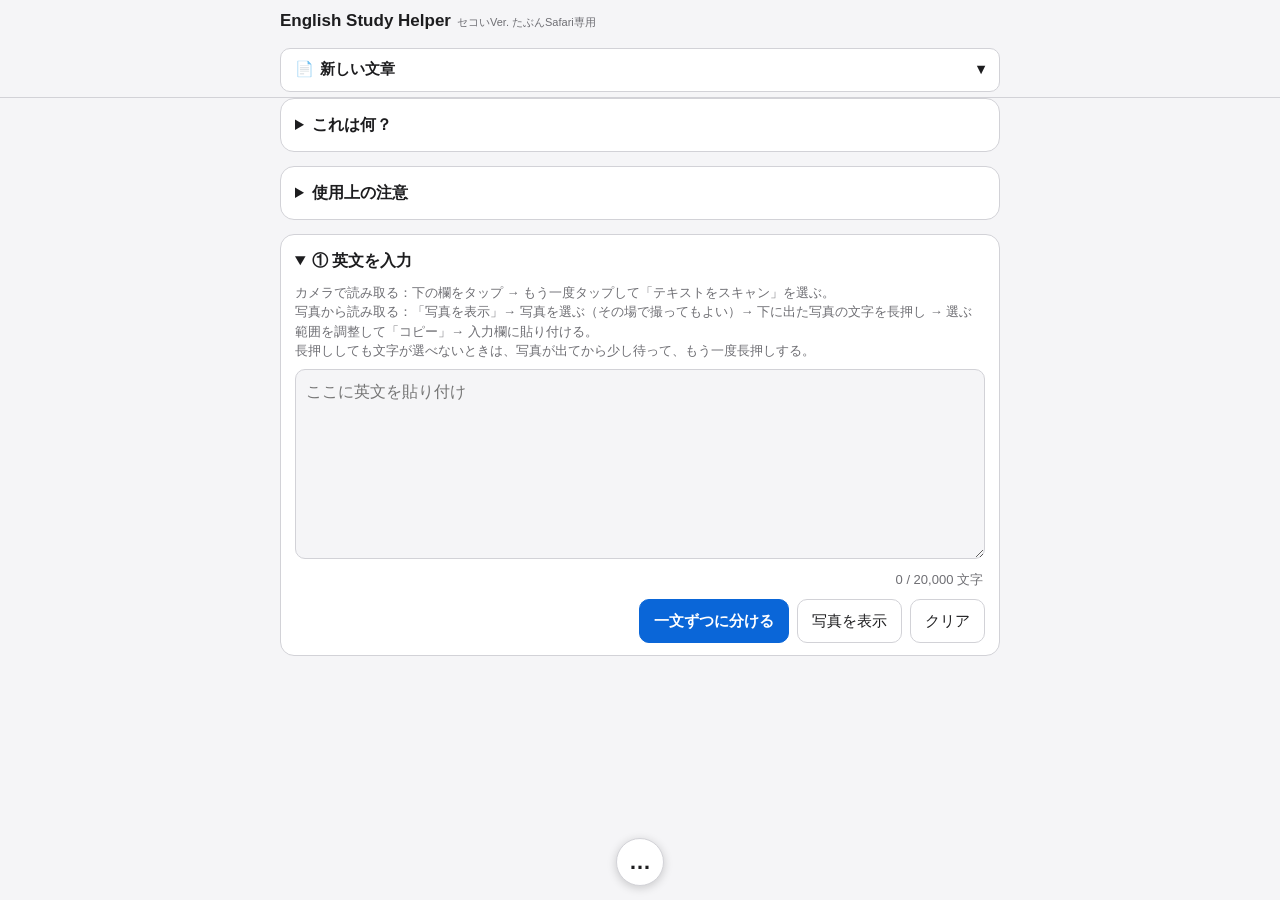
<file: index.html>
<!doctype html>
<html lang="ja">
<head>
  <meta charset="utf-8">
  <meta name="viewport" content="width=device-width, initial-scale=1, viewport-fit=cover">
  <meta name="color-scheme" content="light dark">
  <meta name="format-detection" content="telephone=no">
  <title>English Study Helper</title>
  <link rel="icon" href="favicon.svg?v=2026101302" type="image/svg+xml">
  <link rel="stylesheet" href="style.css?v=2026101302">
</head>
<!-- 翻訳ページから戻ったときに Safari が翻訳を続けても、英文が訳されないようにする -->
<body translate="no">
  <header class="top" lang="ja">
    <h1>English Study Helper<small class="subtitle">セコいVer. たぶんSafari専用</small></h1>
    <!-- 今開いている文章の名前。押すと文章の一覧が出る -->
    <div class="doc-row">
      <button type="button" id="btn-docs" class="doc-switch" aria-haspopup="dialog">📄 <span id="doc-name"></span> ▾</button>
      <!-- ホーム画面から開くとブラウザの更新ボタンがないので、代わりに置く -->
      <button type="button" id="btn-reload" aria-label="ページを読み込み直す" hidden>↻</button>
    </div>
  </header>

  <main>
    <details class="panel" id="about-panel" lang="ja">
      <summary>これは何？</summary>
      <p class="notes-lead"><strong>英文を一文ずつ練習するためのページです。</strong></p>
      <ul class="notes">
        <li>英文を貼り付けると、一文ずつに分けます（写真やカメラから取り込むこともできます）</li>
        <li>▶ で読み上げを聞き、🎤 で自分の発音をチェックできます（I've と I have のような違いは同じとみなします）</li>
        <li>Safari の翻訳を使って、各文に日本語訳をつけられます</li>
      </ul>
    </details>

    <details class="panel" id="notice-panel" lang="ja">
      <summary>使用上の注意</summary>
      <p class="notes-lead"><strong>基本的にこの端末の中だけで動きます。</strong>ただし、ブラウザの機能として、その提供元（Apple や Microsoft など）が自社のサーバーにデータを送ることはあるので、完全なオフラインでは動かないと考えてください。</p>
      <ul class="notes">
        <li>提供元に送られることがあるもの：🎤 発音チェックの音声、翻訳する英文</li>
        <li>iPhone では翻訳を使うために、ホーム画面に追加せず Safari のまま使ってください</li>
        <li>iPhone でマイクを拒否したときは「設定」→ Safari → マイク で変更できます</li>
      </ul>
    </details>

    <details class="panel" id="input-panel" open lang="ja">
      <summary>① 英文を入力</summary>
      <p class="hint">
        カメラで読み取る：下の欄をタップ → もう一度タップして「テキストをスキャン」を選ぶ。<br>
        写真から読み取る：「写真を表示」→ 写真を選ぶ（その場で撮ってもよい）→ 下に出た写真の文字を長押し → 選ぶ範囲を調整して「コピー」→ 入力欄に貼り付ける。<br>
        長押ししても文字が選べないときは、写真が出てから少し待って、もう一度長押しする。
      </p>
      <textarea id="source" rows="7" placeholder="ここに英文を貼り付け" lang="en" autocapitalize="off" autocorrect="off" spellcheck="false"></textarea>
      <p id="source-count" class="source-count" aria-live="polite"></p>
      <div class="row">
        <button id="btn-split" class="primary">一文ずつに分ける</button>
        <label class="button">写真を表示<input id="photo" type="file" accept="image/*" hidden></label>
        <button id="btn-clear-source">クリア</button>
      </div>
      <div id="photo-view" hidden>
        <img id="photo-img" alt="選んだ写真">
        <button id="btn-photo-close">写真を閉じる</button>
      </div>
    </details>

    <details class="panel" id="translate-panel" open hidden lang="ja">
      <summary>② 訳をつける（任意）</summary>
      <div class="row">
        <a class="button primary" href="translate.html">翻訳ページを開く</a>
        <button id="btn-translate-help" class="info-button" aria-label="翻訳のしかた" aria-expanded="false" aria-controls="translate-help">i</button>
      </div>
      <div id="translate-help" hidden>
        <ol class="hint steps">
          <li>「翻訳ページを開く」を押す（英文だけのページが開きます）</li>
          <li>アドレスバーの「ぁあ」→「日本語に翻訳」</li>
          <li>日本語になったら「← Back」で戻る → 各文の訳の欄に入っています</li>
        </ol>
        <p class="hint">英文を長押しで選択 →「翻訳」でも1文ずつ訳を確認できます。</p>
      </div>
      <div class="paste-ja">
        <p class="hint">
          訳を自分で貼ることもできます：英文を翻訳アプリなどで日本語にして、下の欄に貼り付け →「訳を取り込む」。「。」などの区切りで、各文に順番に入れます（改行はなくてもかまいません）。
        </p>
        <textarea id="ja-paste" rows="5" placeholder="ここに訳を貼り付け" lang="ja"></textarea>
        <div class="row">
          <button id="btn-paste-ja" class="primary">訳を取り込む</button>
        </div>
        <p id="paste-ja-msg" class="source-count" aria-live="polite"></p>
      </div>
    </details>

    <section id="sentences-section" hidden>
      <div class="section-head" lang="ja">
        <h2>③ 一文ずつ練習</h2>
      </div>
      <ol id="sentences"></ol>
    </section>

    <dialog id="docs-panel" class="sheet" lang="ja" aria-labelledby="docs-title">
      <div class="sheet-head">
        <h2 id="docs-title">文章</h2>
        <button type="button" id="btn-docs-close">閉じる</button>
      </div>
      <div class="row">
        <button type="button" id="btn-new-doc" class="primary">＋ 新しい文章</button>
        <label class="button">ファイルから読み込む<input id="doc-import" type="file" accept=".json,application/json" hidden></label>
      </div>
      <ul id="docs-list" class="docs-list"></ul>
      <p class="hint">文章はこの iPhone の中（ブラウザ）にだけ保存されます。別の端末やブラウザで使うときは、📤 でファイルに保存して、移した先の「ファイルから読み込む」で開いてください。</p>
    </dialog>

    <dialog id="settings-panel" class="sheet" lang="ja" aria-labelledby="settings-title">
      <div class="sheet-head">
        <h2 id="settings-title">設定</h2>
        <button type="button" id="btn-settings-close" autofocus>閉じる</button>
      </div>
      <div class="field">左右設定（操作ボタンを片手で押しやすい側に寄せる）
        <div class="row hand-switch" role="group" aria-label="ボタンを寄せる側">
          <button type="button" data-hand="left" aria-pressed="false">左</button>
          <button type="button" data-hand="right" aria-pressed="false">右</button>
        </div>
      </div>
      <label class="field">読み上げの速さ（英語） <span id="rate-label"></span>
        <input id="rate" type="range" min="0.5" max="1.3" step="0.05">
      </label>
      <label class="field">読み上げの速さ（日本語） <span id="rate-ja-label"></span>
        <input id="rate-ja" type="range" min="0.5" max="2" step="0.05">
      </label>
      <label class="field">音量（英語） <span id="volume-label"></span>
        <input id="volume" type="range" min="0.1" max="1" step="0.05">
      </label>
      <label class="field">音量（日本語） <span id="volume-ja-label"></span>
        <input id="volume-ja" type="range" min="0.1" max="1" step="0.05">
      </label>
      <label class="field">声（英語）
        <select id="voice"></select>
      </label>
      <label class="field">声（日本語）
        <select id="voice-ja"></select>
      </label>
      <div class="field">「全部読む」の読み方（1文ごとにこの順で読む）
        <div class="play-order">
          <label>英語 <select class="play-count"></select></label>
          <span>→</span>
          <label>日本語 <select class="play-count"></select></label>
          <span>→</span>
          <label>英語 <select class="play-count"></select></label>
        </div>
      </div>
      <label class="field">🎤 話し終わりの判定
        <select id="silence">
          <option value="3">3秒黙ったら判定</option>
          <option value="5">5秒黙ったら判定</option>
          <option value="8">8秒黙ったら判定</option>
          <option value="0">■ を押すまで待つ</option>
        </select>
      </label>
      <label class="field">翻訳エリアの並べ方
        <select id="translate-mode">
          <option value="para">段落ごと（前後の文脈を使う）</option>
          <option value="line">一文ずつ（文との対応が確実）</option>
        </select>
      </label>
      <button id="btn-reset" class="danger">保存したデータをすべて消す</button>
      <p class="hint">データはこの iPhone の中（ブラウザ）にだけ保存されます。</p>
    </dialog>
  </main>

  <!-- 音楽プレイヤーのような操作パネル。今の文を読む・前後へ動く。どこまでスクロールしていても使えるよう画面の下に固定する -->
  <nav id="player" class="player" lang="ja" aria-label="操作パネル">
    <button type="button" id="p-next-mark" class="p-mark" aria-label="次のしおりへ">🔖<span>次のしおり</span></button>
    <button type="button" id="p-menu" class="p-set menu-open" aria-haspopup="dialog" aria-label="メニュー">…<span>メニュー</span></button>
    <button type="button" id="p-play-all" class="p-all" aria-label="今の文から全部読む">▶<span>全部読む</span></button>
    <button type="button" id="p-prev" class="p-prev" aria-label="前の文へ">⏮<span>前へ</span></button>
    <button type="button" id="p-next" class="p-next" aria-label="次の文へ">⏭<span>次へ</span></button>
    <button type="button" id="p-en" class="p-en" aria-label="今の文を英語で読む">▶<span>英語</span></button>
    <button type="button" id="p-ja" class="p-ja" aria-label="今の文を日本語で読む">▶<span>日本語</span></button>
  </nav>

  <!-- 操作パネルを隠しているときに出す小さなボタン。押すとメニューが出る -->
  <button type="button" id="btn-more" class="more-btn menu-open" lang="ja" aria-haspopup="dialog" aria-label="メニュー">…</button>

  <!-- 「…」から開く小さなメニュー。外側を押すと閉じる -->
  <dialog id="menu" class="menu" lang="ja" aria-label="メニュー">
    <button type="button" id="btn-settings">⚙️ 設定</button>
    <button type="button" id="btn-player-toggle"></button>
  </dialog>

  <template id="tpl-sentence">
    <li class="card">
      <p class="en" lang="en"></p>
      <div class="row" lang="ja">
        <button class="btn-mic" aria-label="発音チェック">🎤 話す</button>
        <button class="btn-speak" aria-label="読み上げ">▶ 聞く</button>
      </div>
      <!-- 🎤 が使えない環境で 🎤 を押したときだけ出す。キーボードの音声入力で話して判定する -->
      <div class="type-box" hidden lang="ja">
        <input class="type-input" type="text" lang="en" placeholder="キーボードの🎙で話す" autocapitalize="off" autocorrect="off">
        <button class="btn-type-check">判定</button>
      </div>
      <div class="result" hidden lang="ja">
        <div class="score"></div>
        <p class="diff ref" lang="en"></p>
        <p class="heard"></p>
      </div>
      <div class="ja-view" lang="ja">
        <p class="ja-text"></p>
        <!-- 英文と同じ形にする。空きを置いて、▶ 聞く が英文の ▶ 聞く の真下に来るようにする -->
        <div class="row ja-actions">
          <span class="row-spacer" aria-hidden="true"></span>
          <button class="btn-ja-speak" aria-label="訳を読み上げ">▶ 聞く</button>
        </div>
      </div>
    </li>
  </template>

  <script src="store.js?v=2026101302"></script>
  <script src="splitter.js?v=2026101302"></script>
  <script src="compare.js?v=2026101302"></script>
  <script src="align.js?v=2026101302"></script>
  <script src="docfile.js?v=2026101302"></script>
  <script src="app.js?v=2026101302"></script>
</body>
</html>
</file>
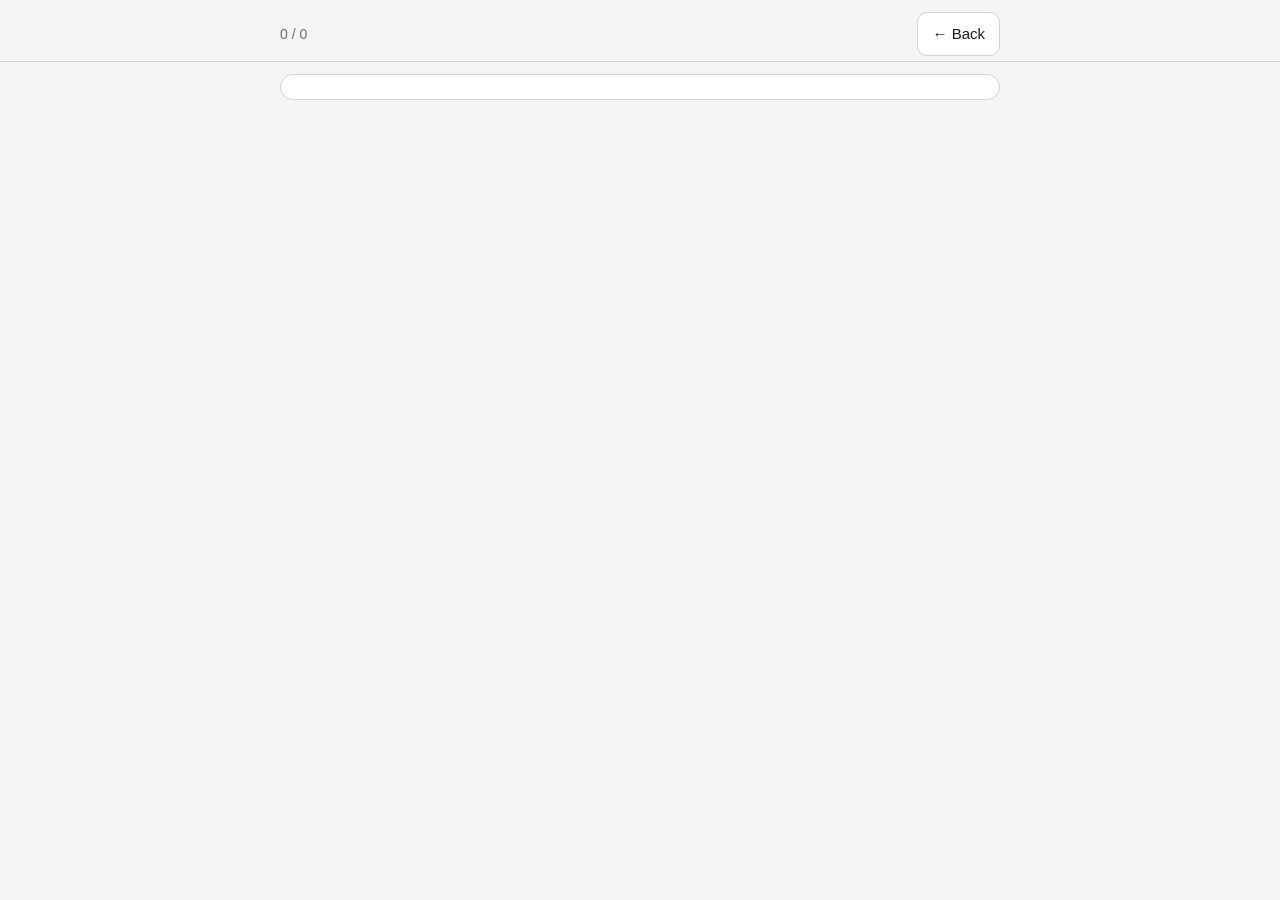
<file: translate.html>
<!doctype html>
<html lang="en">
<head>
  <meta charset="utf-8">
  <meta name="viewport" content="width=device-width, initial-scale=1, viewport-fit=cover">
  <meta name="color-scheme" content="light dark">
  <meta name="format-detection" content="telephone=no">
  <title>Translate</title>
  <link rel="icon" href="favicon.svg?v=2026101302" type="image/svg+xml">
  <link rel="stylesheet" href="style.css?v=2026101302">
</head>
<!-- This page holds English text only, so that Safari offers its page translation. -->
<body>
  <nav class="top translate-nav" translate="no">
    <a class="button" href="./">← Back</a>
    <span id="status" class="status"></span>
  </nav>
  <main>
    <article id="translate-area" class="panel"></article>
  </main>
  <script src="store.js?v=2026101302"></script>
  <script src="translate.js?v=2026101302"></script>
</body>
</html>
</file>
<file: style.css>
:root {
  --bg: #f5f5f7;
  --surface: #ffffff;
  --text: #1d1d1f;
  --muted: #6e6e73;
  --border: #d2d2d7;
  --accent: #0a66d8;
  --accent-text: #ffffff;
  --ok: #1a7f37;
  --ok-bg: #dafbe1;
  --miss: #c62828;
  --miss-bg: #ffe3e3;
  --partial: #9a6700;
  --partial-bg: #fff3c4;
  --mark: #d97706;
  --rec: #d93025;
  --radius: 14px;
}
@media (prefers-color-scheme: dark) {
  :root {
    --bg: #000000;
    --surface: #1c1c1e;
    --text: #f5f5f7;
    --muted: #a1a1a6;
    --border: #3a3a3c;
    --accent: #4c9bff;
    --accent-text: #000000;
    --ok: #57d07a;
    --ok-bg: #12351d;
    --miss: #ff7b72;
    --miss-bg: #4a1414;
    --partial: #e3b341;
    --partial-bg: #3d2e00;
    --mark: #f5a524;
  }
}

* { box-sizing: border-box; }
[hidden] { display: none !important; }
html { -webkit-text-size-adjust: 100%; overflow-x: clip; }
body {
  margin: 0;
  background: var(--bg);
  color: var(--text);
  font-family: -apple-system, BlinkMacSystemFont, "Hiragino Sans", sans-serif;
  line-height: 1.5;
  /* 下の余白は、固定の操作パネルで最後のカードが隠れない分をとる */
  padding: 0 max(16px, env(safe-area-inset-right)) calc(140px + env(safe-area-inset-bottom)) max(16px, env(safe-area-inset-left));
}
/* 操作パネルを隠しているときは、隅の「…」で最後のカードが隠れない分だけあける */
html[data-player="off"] body { padding-bottom: calc(76px + env(safe-area-inset-bottom)); }
/* ヘッダーを低くするため、サブタイトルはタイトルの右に並べる（狭い画面では次の行に回る） */
.top h1 {
  font-size: 17px; margin: 8px 0 6px;
  display: flex; flex-wrap: wrap; align-items: baseline; column-gap: 6px;
}
.subtitle { font-size: 11px; font-weight: 400; color: var(--muted); white-space: nowrap; }
main { max-width: 720px; margin: 0 auto; display: flex; flex-direction: column; gap: 14px; }
/* タイトルの行 */
.top { max-width: 720px; margin: 0 auto; display: flex; align-items: flex-start; gap: 8px; }
.top h1 { flex: 1; min-width: 0; }
/* 今の文章の名前。タイトルの下に、幅いっぱいで置く */
.top { flex-wrap: wrap; }
/* スクロールしてもタイトル・📄・↻ が見えるよう、上に貼りつける */
.top {
  position: sticky; top: 0; z-index: 5;
  padding: env(safe-area-inset-top) 0 6px;
}
/* 背景と下線は画面の左右いっぱいまで広げる（青い枠などが横からはみ出して見えないように） */
.top::before {
  content: ""; position: absolute; z-index: -1;
  top: 0; bottom: 0; left: 50%; width: 100vw; transform: translateX(-50%);
  background: var(--bg);
  border-bottom: 1px solid var(--border);
}
.doc-row { flex: 1 0 100%; min-width: 0; display: flex; gap: 8px; }
#btn-reload { flex: none; font-size: 18px; }
.doc-switch {
  flex: 1; min-width: 0;
  display: flex; align-items: center; gap: 6px;
  text-align: left; font-weight: 600;
}
#doc-name { flex: 1; min-width: 0; overflow: hidden; text-overflow: ellipsis; white-space: nowrap; }

.panel, .card {
  background: var(--surface);
  border: 1px solid var(--border);
  border-radius: var(--radius);
  padding: 12px 14px;
}
summary { font-weight: 600; cursor: pointer; padding: 2px 0; }
.hint { color: var(--muted); font-size: 13px; margin: 8px 0; }
.notes-lead { font-size: 15px; margin: 8px 0 0; }
.notes-lead strong { color: var(--accent); }
.notes { font-size: 14px; margin: 8px 0 0; padding-left: 1.2em; }
.notes li { margin-bottom: 6px; }
.notes ul { padding-left: 1.2em; margin: 4px 0; }

textarea, input[type="text"], select {
  width: 100%;
  font: inherit;
  font-size: 16px; /* iOS で入力時に拡大されないよう 16px 以上にする */
  color: var(--text);
  background: var(--bg);
  border: 1px solid var(--border);
  border-radius: 10px;
  padding: 10px;
}
textarea { resize: vertical; }
.source-count { margin: 4px 2px 0; font-size: 13px; color: var(--muted); text-align: right; }
.source-count.over { color: var(--miss); font-weight: 600; }

.row { display: flex; flex-wrap: wrap; gap: 8px; margin-top: 10px; }
button, .button {
  font: inherit;
  font-size: 15px;
  min-height: 44px;
  padding: 8px 14px;
  border-radius: 10px;
  border: 1px solid var(--border);
  background: var(--surface);
  color: var(--text);
  display: inline-flex;
  align-items: center;
  justify-content: center;
  cursor: pointer;
  -webkit-tap-highlight-color: transparent;
}
button:active, .button:active { opacity: 0.6; }
button.primary { background: var(--accent); color: var(--accent-text); border-color: var(--accent); font-weight: 600; }
button.danger { color: var(--miss); }
#btn-reset { margin-top: 12px; }
button.active { background: var(--accent); color: var(--accent-text); border-color: var(--accent); }
button.recording { background: var(--rec); color: #fff; border-color: var(--rec); }

#photo-view { margin-top: 10px; }
#photo-view img { width: 100%; border-radius: 10px; display: block; margin-bottom: 8px; }

.section-head { display: flex; align-items: center; justify-content: space-between; gap: 8px; }
.section-head h2 { font-size: 17px; margin: 4px 0; }
.section-head { flex-wrap: wrap; }

#sentences { list-style: none; margin: 8px 0 0; padding: 0; display: flex; flex-direction: column; gap: 10px; }
.card .en { font-size: 18px; margin: 0; }
/* カードの上の行。番号「2/10」としおりボタン。左右設定と反対側に置く */
.card-head { display: flex; justify-content: flex-start; align-items: center; min-height: 36px; margin-bottom: -4px; }
html[data-hand="left"] .card-head { justify-content: flex-end; }
.card-head .num { padding: 0 4px; color: var(--muted); font-size: 15px; font-weight: 600; font-variant-numeric: tabular-nums; }
/* 番号としおりボタン。左手設定では並びを逆にして、しおりが内側に来るようにする */
.card-head .head-side { display: flex; align-items: center; gap: 2px; }
html[data-hand="left"] .card-head .head-side { flex-direction: row-reverse; }
.card-head .btn-mark { padding: 4px 8px; font-size: 16px; line-height: 1; background: transparent; border-color: transparent; opacity: 0.35; }
.card-head .btn-mark[aria-pressed="true"] { opacity: 1; background: var(--mark); border-color: var(--mark); }
.card.marked { border-color: var(--mark); border-left: 6px solid var(--mark); }
/* 今の文（操作パネルで読む・動く基準） */
.card.current { outline: 2px solid var(--accent); outline-offset: 2px; }
.card.speaking .en { color: var(--accent); }
.ja-view { margin-top: 10px; padding-top: 10px; border-top: 1px solid var(--border); }
.ja-text { margin: 0; font-size: 16px; white-space: pre-wrap; overflow-wrap: anywhere; }
.ja-text.empty { color: var(--muted); }
.card.speaking-ja .ja-text { color: var(--accent); }
.card .row .row-spacer { flex: 1 1 0; padding: 0 6px; border: 1px solid transparent; } /* ボタンと同じ幅になるよう余白と枠を揃える */
.card .row { flex-wrap: nowrap; }
.card .row button { flex: 1 1 0; min-width: 0; padding: 8px 6px; white-space: nowrap; }
.type-box { display: flex; gap: 8px; margin-top: 10px; }
.type-box input { flex: 1; }

.result { margin-top: 10px; padding: 10px; border-radius: 10px; background: var(--bg); }
.score { font-weight: 700; font-size: 20px; }
.score.good { color: var(--ok); }
.score.fair { color: var(--partial); }
.score.poor { color: var(--miss); }
.diff { margin: 6px 0 0; font-size: 17px; line-height: 1.9; }
.heard { margin: 6px 0 0; font-size: 14px; color: var(--muted); }
.w { border-radius: 5px; padding: 1px 3px; }
.w.ok { color: var(--ok); background: var(--ok-bg); }
.w.miss { color: var(--miss); background: var(--miss-bg); text-decoration: underline wavy; }
.w.partial { color: var(--partial); background: var(--partial-bg); }
.w.extra { color: var(--muted); text-decoration: line-through; }

#translate-panel .row { align-items: center; }
.info-button {
  width: 32px; min-height: 32px; height: 32px; padding: 0;
  border-radius: 50%;
  border: 1.5px solid var(--accent);
  color: var(--accent);
  font-family: Georgia, "Times New Roman", serif;
  font-style: italic; font-weight: 700; font-size: 17px;
}
.info-button[aria-expanded="true"] { background: var(--accent); color: var(--accent-text); }
.steps { padding-left: 1.4em; }
.paste-ja { margin-top: 14px; padding-top: 4px; border-top: 1px solid var(--border); }
.paste-ja textarea { margin-top: 10px; }
.source-count.done { color: var(--ok); }
a.button { text-decoration: none; }
a.button.primary { background: var(--accent); color: var(--accent-text); border-color: var(--accent); font-weight: 600; }

/* 翻訳ページ */
.translate-nav { display: flex; align-items: center; justify-content: space-between; margin: 12px auto; }
.status { color: var(--muted); font-size: 14px; }
#translate-area { font-size: 18px; }
#translate-area p { margin: 0 0 12px; }
#translate-area p:last-child { margin-bottom: 0; }

.field { display: block; margin-top: 10px; font-size: 15px; }
.field input[type="range"] { width: 100%; margin-top: 6px; }
.field select { margin-top: 6px; }
/* 狭い画面でも1行に収まるよう、「英語」などの文字は回数の上に置く */
.play-order { display: flex; align-items: flex-end; gap: 8px; margin-top: 6px; }
.play-order label { display: flex; flex-direction: column; font-size: 13px; color: var(--muted); }
.play-order select { width: auto; margin-top: 2px; }
.play-order span { padding-bottom: 12px; }

/* 画面下の操作パネル。右手設定の並びは左から しおり／設定・全部読む・前へ・次へ・英語／日本語。左手設定では左右を反転する */
.player {
  position: fixed;
  left: 0; right: 0; bottom: 0;
  z-index: 10;
  max-width: 720px;
  margin: 0 auto;
  display: grid;
  grid-template-columns: 1fr 1fr 1fr 1fr 1.3fr;
  grid-template-rows: 52px 52px;
  grid-template-areas: "mark all prev next en" "set all prev next ja";
  gap: 6px;
  padding: 8px max(8px, env(safe-area-inset-right)) calc(8px + env(safe-area-inset-bottom)) max(8px, env(safe-area-inset-left));
  background: var(--surface);
  border-top: 1px solid var(--border);
  box-shadow: 0 -4px 14px rgb(0 0 0 / 0.12);
}
html[data-hand="left"] .player {
  grid-template-columns: 1.3fr 1fr 1fr 1fr 1fr;
  grid-template-areas: "en next prev all mark" "ja next prev all set";
}
.player button {
  display: flex; flex-direction: column; align-items: center; justify-content: center; gap: 2px;
  min-width: 0; min-height: 0; padding: 4px 2px;
  font-size: 20px; line-height: 1.1;
}
.player button span { font-size: 11px; white-space: nowrap; }
.player button:disabled { opacity: 0.35; }
.player .p-mark { grid-area: mark; }
.player .p-set { grid-area: set; }
.player .p-all { grid-area: all; }
.player .p-prev { grid-area: prev; }
.player .p-next { grid-area: next; }
.player .p-en { grid-area: en; }
.player .p-ja { grid-area: ja; }

/* 操作パネルを隠しているときの小さな「…」。画面の下の真ん中に置く */
.more-btn {
  position: fixed; z-index: 10;
  bottom: calc(14px + env(safe-area-inset-bottom));
  left: 50%; transform: translateX(-50%);
  width: 48px; height: 48px; min-height: 0; padding: 0;
  border-radius: 50%;
  font-size: 22px; font-weight: 700; line-height: 1;
  box-shadow: 0 2px 10px rgb(0 0 0 / 0.18);
}
.more-btn:active { transform: translateX(-50%); }

/* 「…」から開くメニュー。パネルを隠しているときは「…」の真上、出しているときは左右設定の側に出す */
.menu {
  position: fixed;
  inset: auto max(14px, env(safe-area-inset-right)) calc(72px + env(safe-area-inset-bottom)) auto;
  margin: 0;
  min-width: 200px;
  padding: 6px;
  display: none;
  background: var(--surface);
  color: var(--text);
  border: 1px solid var(--border);
  border-radius: var(--radius);
  box-shadow: 0 6px 24px rgb(0 0 0 / 0.25);
}
.menu[open] { display: flex; flex-direction: column; gap: 6px; }
html[data-player="off"] .menu { right: auto; left: 50%; transform: translateX(-50%); }
html[data-player="on"] .menu { bottom: calc(132px + env(safe-area-inset-bottom)); }
html[data-player="on"][data-hand="left"] .menu { right: auto; left: max(14px, env(safe-area-inset-left)); }
.menu::backdrop { background: rgb(0 0 0 / 0.15); }
.menu button { justify-content: flex-start; border-color: transparent; font-size: 16px; }

/* 設定：メニューから開く、下からせり上がるシート */
.sheet {
  position: fixed;
  inset: auto 0 0 0;
  margin: 0 auto;
  width: 100%;
  max-width: 720px;
  max-height: 85vh;
  max-height: 85dvh;
  overflow-y: auto;
  overscroll-behavior: contain;
  background: var(--surface);
  color: var(--text);
  border: 1px solid var(--border);
  border-bottom: none;
  border-radius: var(--radius) var(--radius) 0 0;
  padding: 0 max(16px, env(safe-area-inset-right)) calc(20px + env(safe-area-inset-bottom)) max(16px, env(safe-area-inset-left));
}
.sheet[open] { animation: sheet-up 0.2s ease-out; }
@keyframes sheet-up { from { transform: translateY(100%); } }
.sheet::backdrop { background: rgb(0 0 0 / 0.4); }
/* 下までスクロールしても閉じられるよう、見出しは上に貼りつける */
.sheet-head {
  position: sticky; top: 0; z-index: 1;
  display: flex; align-items: center; justify-content: space-between; gap: 8px;
  padding: 12px 0 8px;
  background: var(--surface);
  border-bottom: 1px solid var(--border);
}
.sheet-head h2 { font-size: 17px; margin: 0; }
html:has(.sheet[open]) { overflow: hidden; } /* 開いている間は後ろのページを動かさない */

/* 左右設定 */
.hand-switch { gap: 0; margin-top: 6px; }
.hand-switch button { min-width: 72px; font-weight: 600; }
.hand-switch button:first-child { border-radius: 10px 0 0 10px; }
.hand-switch button:last-child { border-radius: 0 10px 10px 0; border-left: none; }
.hand-switch button[aria-pressed="true"] { background: var(--accent); color: var(--accent-text); border-color: var(--accent); }
.hand-switch button[aria-pressed="true"]::before { content: "✓ "; white-space: pre; }

/* 片手で届くよう、ボタン類は画面の端から約2/3の幅に収める。
   32px はパネルの外側の余白・枠線・内側の余白の合計 */
:root { --reach: min(100%, calc(100vw * 2 / 3 - 32px)); }
html[data-hand] .row { max-width: var(--reach); }

html[data-hand="right"] .row { margin-left: auto; justify-content: flex-end; }
html[data-hand="right"] #btn-photo-close,
html[data-hand="right"] #btn-reset { display: flex; margin-left: auto; }
html[data-hand="right"] .translate-nav { flex-direction: row-reverse; }

/* 左右設定のボタンだけは寄せずに、幅いっぱいに左半分「左」・右半分「右」と並べる */
html[data-hand] .row.hand-switch { max-width: none; margin-left: 0; }
.hand-switch button { flex: 1 1 0; }

html[data-hand="left"] .sheet-head { flex-direction: row-reverse; }

/* 文章の一覧 */
#btn-new-doc { width: 100%; margin-top: 4px; }
.docs-list { list-style: none; margin: 12px 0 0; padding: 0; display: flex; flex-direction: column; gap: 8px; }
.doc-item { display: flex; align-items: stretch; gap: 6px; }
.doc-item .doc-open { flex: 1; min-width: 0; display: flex; flex-direction: column; align-items: flex-start; gap: 2px; text-align: left; }
.doc-item.current .doc-open { border-color: var(--accent); box-shadow: inset 0 0 0 1px var(--accent); }
.doc-title { max-width: 100%; overflow: hidden; text-overflow: ellipsis; white-space: nowrap; font-weight: 600; }
.doc-meta { font-size: 12px; color: var(--muted); }
.doc-item .doc-icon { flex: 0 0 44px; padding: 0; font-size: 18px; }
html[data-hand="left"] .doc-item { flex-direction: row-reverse; }
html[data-hand="left"] .type-box button { order: -1; }
/* 「聞く」は寄せた側の端に置く。訳の「聞く」も同じ並びにして、英文の「聞く」の真下に来るようにする */
html[data-hand="left"] .card .row { flex-direction: row-reverse; }
/* 読み込み直後にパネルが一瞬見えないよう、hidden を付ける前から隠す */
html[data-player="off"] .player { display: none; }
</file>
